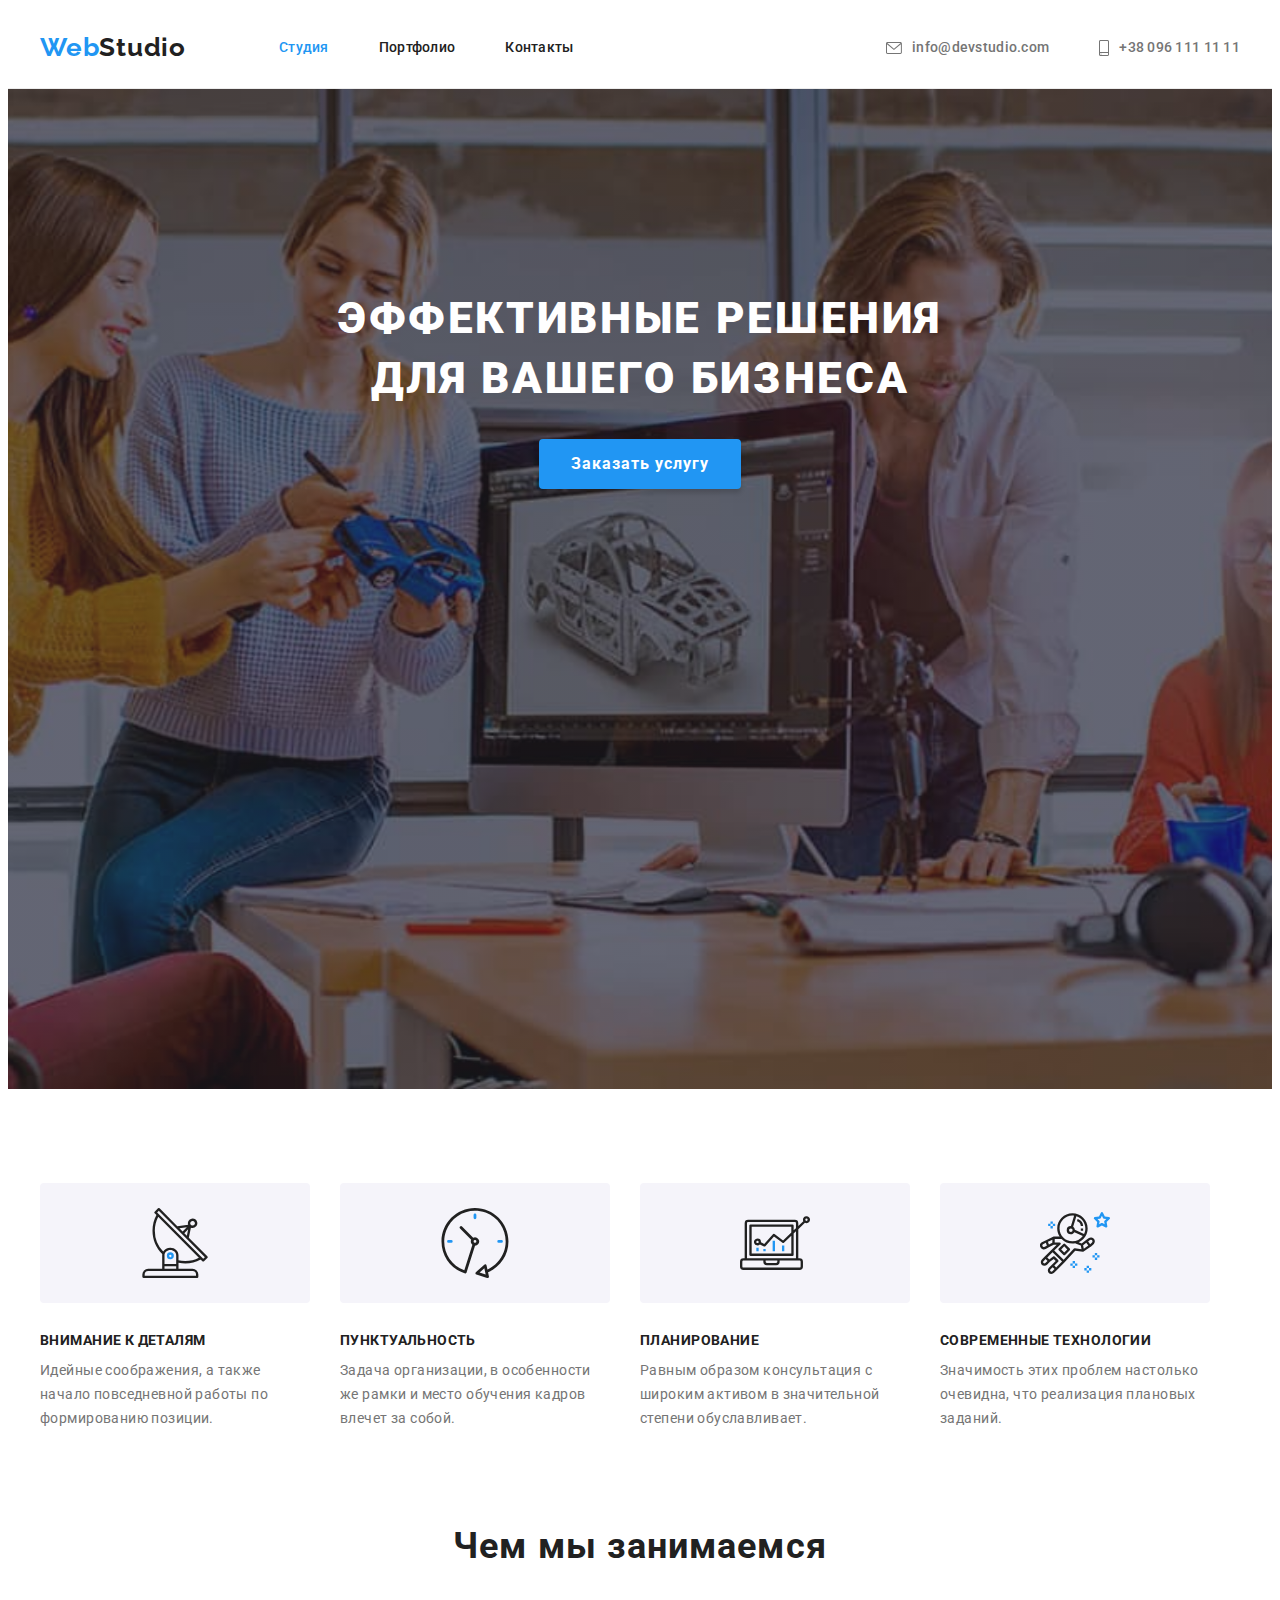
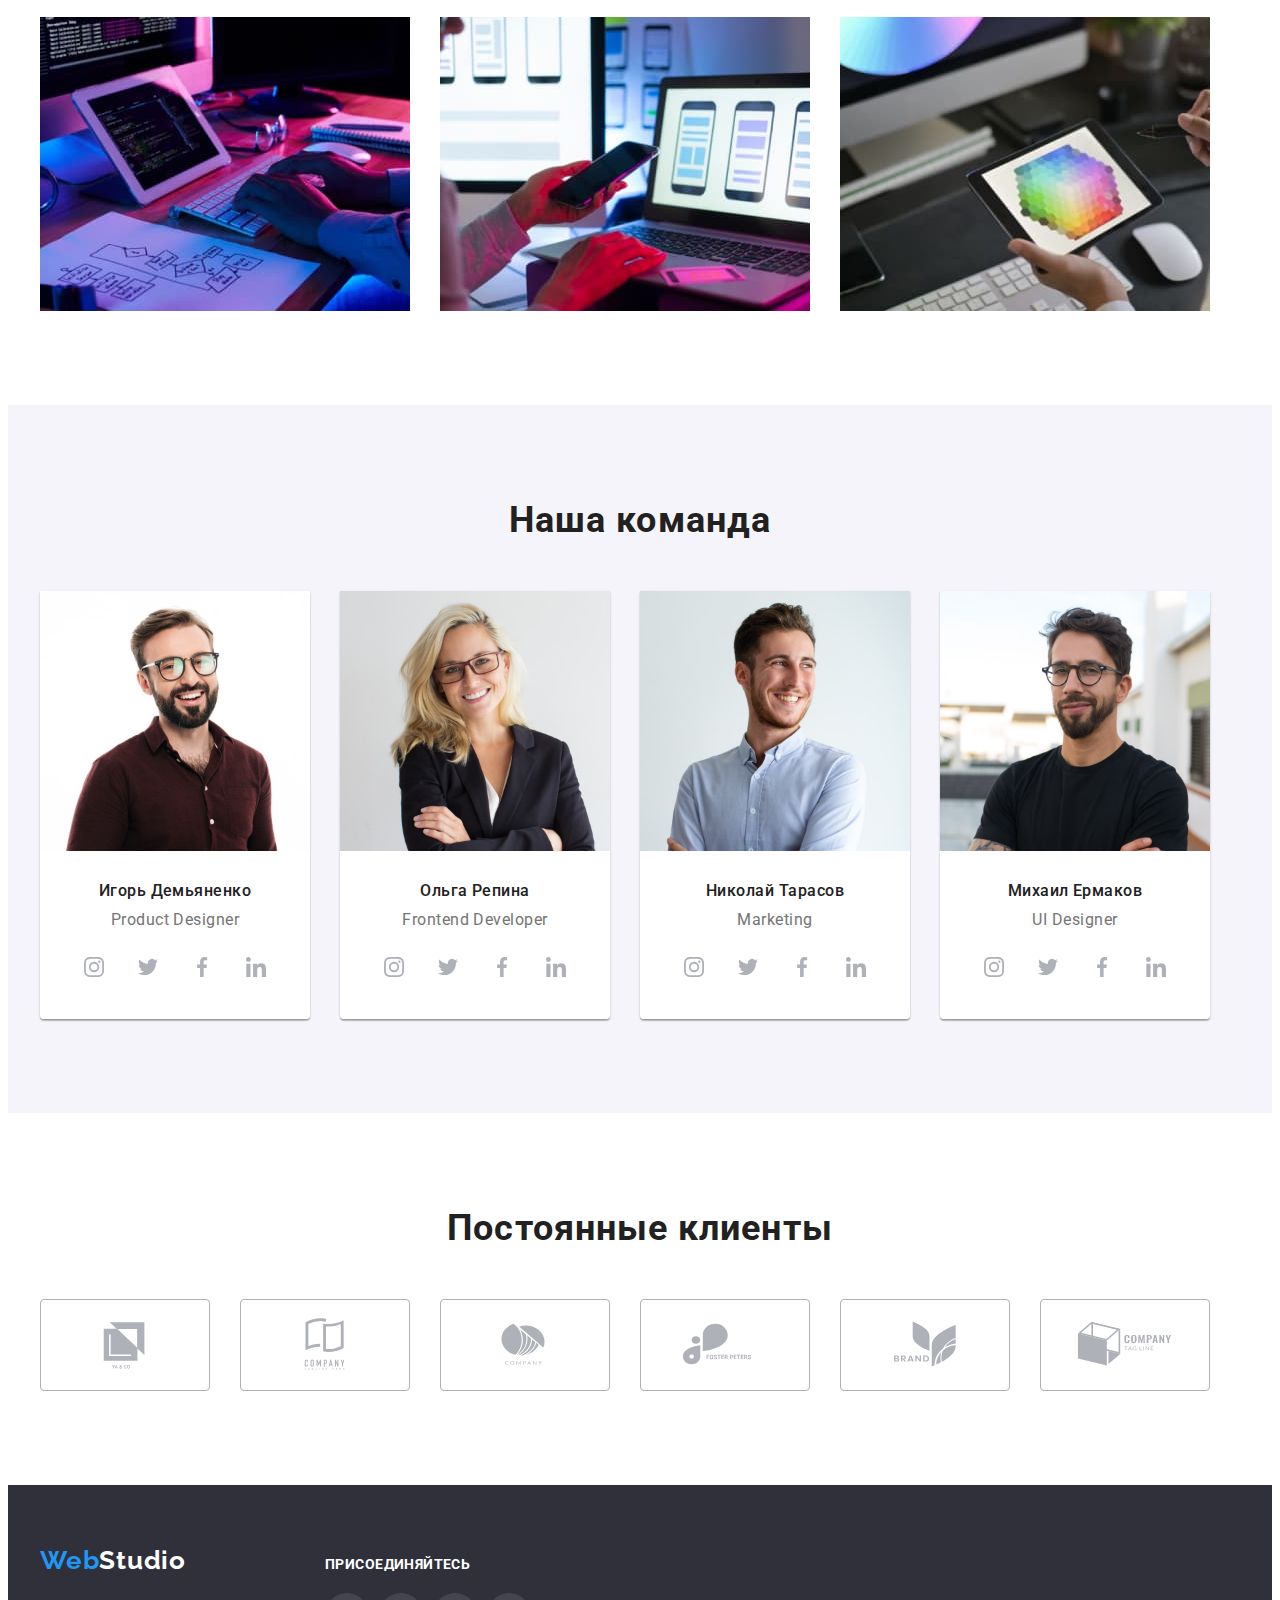
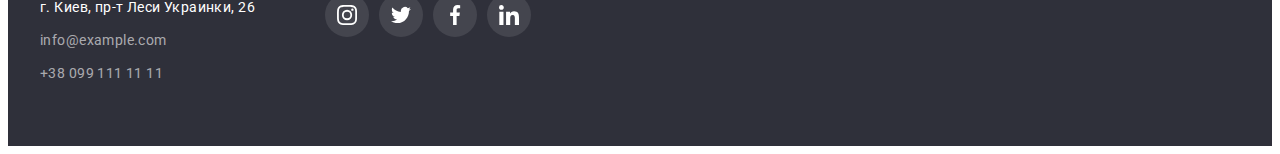
<file: index.html>
<!DOCTYPE html>
<html lang="ru">
  <head>
    <meta charset="UTF-8" />
    <meta http-equiv="X-UA-Compatible" content="IE=edge" />
    <meta name="viewport" content="width=device-width, initial-scale=1.0" />
    <title>WebStudio</title>
    <link
      rel="stylesheet"
      href="https://cdnjs.cloudflare.com/ajax/libs/modern-normalize/1.1.0/modern-normalize.min.css"
      integrity="sha512-wpPYUAdjBVSE4KJnH1VR1HeZfpl1ub8YT/NKx4PuQ5NmX2tKuGu6U/JRp5y+Y8XG2tV+wKQpNHVUX03MfMFn9Q=="
      crossorigin="anonymous"
      referrerpolicy="no-referrer"
    />
    <link rel="preconnect" href="https://fonts.googleapis.com" />
    <link rel="preconnect" href="https://fonts.gstatic.com" crossorigin />
    <link
      href="https://fonts.googleapis.com/css2?family=Raleway:wght@700&family=Roboto:wght@400;500;700;900&display=swap"
      rel="stylesheet"
    />
    <link rel="stylesheet" href="./css/styles.css" />
  </head>
  <body>
    <!-- HEADER -->
    <header class="header">
      <div class="container">
        <a href="./index.html" lang="en" class="header-logo logo link"><span class="logo-accent">Web</span>Studio</a>
        <nav class="header-nav">
          <ul class="header-list list">
            <li class="header-item">
              <a href="./index.html" class="header-link link active-link">Студия</a>
            </li>
            <li class="header-item">
              <a href="./portfolio.html" class="header-link link">Портфолио</a>
            </li>
            <li class="header-item">
              <a href="" class="header-link link">Контакты</a>
            </li>
          </ul>
        </nav>
        <ul class="header-contacts-list list">
          <li class="header-contacts-item">
            <a href="mailto:info@example.com" class="header-mail contact link">
              <svg class="header-mail-icon" width="16" height="12">
                <use href="./images/svg/symbol-defs.svg#icon-envelope"></use>
              </svg>
              info@devstudio.com</a>
          </li>
          <li class="header-contacts-item">
            <a href="tel:+380961111111" class="header-tel contact link">
              <svg class="header-tel-icon" width="10" height="16">
                <use href="./images/svg/symbol-defs.svg#icon-smartphone"></use>
              </svg>+38 096 111 11 11</a>
          </li>
        </ul>
      </div>
    </header>
    <main>
      <!-- HERO -->
      <section class="hero">
        <div class="container">
            <h1 class="hero-title">Эффективные решения для вашего бизнеса</h1>
            <button type="button" class="hero-btn btn">Заказать услугу</button>
        </div>
      </section>
      <!-- ADVANTAGES -->
      <section class="advantages">
        <div class="container">
            <h2 class="visually-hidden">Наши преимущества</h2>
            <ul class="advantages-list list">
            <li class="advantages-item">
                <div class="advantages-icon-bg">
                    <svg class="advantages-icon" width="70" height="70">
                        <use href="./images/svg/symbol-defs.svg#icon-antenna"></use>
                    </svg>
                </div>
                <h3 class="advantages-title">Внимание к деталям</h3>
                <p class="advantages-text">
                    Идейные соображения, а также начало повседневной работы по
                    формированию позиции.
                </p>
            </li>
            <li class="advantages-item">
                <div class="advantages-icon-bg">
                    <svg class="advantages-icon" width="70" height="70">
                        <use href="./images/svg/symbol-defs.svg#icon-clock"></use>
                    </svg>
                </div>
              <h3 class="advantages-title">Пунктуальность</h3>
              <p class="advantages-text">
                Задача организации, в особенности же рамки и место обучения
                кадров влечет за собой.
              </p>
            </li>
            <li class="advantages-item">
                <div class="advantages-icon-bg">
                    <svg class="advantages-icon" width="70" height="70">
                        <use href="./images/svg/symbol-defs.svg#icon-diagram"></use>
                    </svg>
                </div>
              <h3 class="advantages-title">Планирование</h3>
              <p class="advantages-text">
                Равным образом консультация с широким активом в значительной
                степени обуславливает.
              </p>
            </li>
            <li class="advantages-item">
                <div class="advantages-icon-bg">
                    <svg class="advantages-icon" width="70" height="70">
                        <use href="./images/svg/symbol-defs.svg#icon-astronaut"></use>
                    </svg>
                </div>
              <h3 class="advantages-title">Современные технологии</h3>
              <p class="advantages-text">
                Значимость этих проблем настолько очевидна, что реализация
                плановых заданий.
              </p>
            </li>
          </ul>
        </div>
      </section>
      <!-- DIRECTIONS -->
      <section class="directions">
        <div class="container">
          <h2 class="directions-title">Чем мы занимаемся</h2>
          <ul class="directions-list list">
            <li class="directions-item">
              <img
                src="./images/directions/img1.jpg"
                alt="Пишем код"
                width="370"
                height="294"
                class="directions-img"
              />
            </li>
            <li class="directions-item">
              <img
                src="./images/directions/img2.jpg"
                alt="Адаптируем сайт под смартфон"
                width="370"
                height="294"
                class="directions-img"
              />
            </li>
            <li class="directions-item">
              <img
                src="./images/directions/img3.jpg"
                alt="Разрабатываем дизайн"
                width="370"
                height="294"
                class="directions-img"
              />
            </li>
          </ul>
        </div>
      </section>
      <!-- TEAM -->
      <section class="team">
        <div class="container">
          <h2 class="team-title">Наша команда</h2>
          <ul class="team-list list">
            <li class="team-item">
              <img
                src="./images/team/img1.jpg"
                alt="Фото"
                width="270"
                height="260"
                class="team-img"
              />
              <div class="team-content">
                <h3 class="team-name">Игорь Демьяненко</h3>
                <p lang="en" class="team-text">Product Designer</p>
                <ul class="team-socials list">
                  <li class="team-socials-item">
                    <a href="" class="team-socials-link">
                        <svg class="team-socials-icon" width="20" height="20">
                            <use href="./images/svg/symbol-defs.svg#icon-instagram"></use>
                        </svg>
                    </a>
                  </li>
                  <li class="team-socials-item">
                    <a href="" class="team-socials-link">
                        <svg class="team-socials-icon" width="20" height="20">
                            <use href="./images/svg/symbol-defs.svg#icon-twitter"></use>
                        </svg>
                    </a>
                  </li>
                  <li class="team-socials-item">
                    <a href="" class="team-socials-link">
                        <svg class="team-socials-icon" width="20" height="20">
                            <use href="./images/svg/symbol-defs.svg#icon-facebook"></use>
                        </svg>
                    </a>
                  </li>
                  <li class="team-socials-item">
                    <a href="" class="team-socials-link">
                        <svg class="team-socials-icon" width="20" height="20">
                            <use href="./images/svg/symbol-defs.svg#icon-linkedin"></use>
                        </svg>
                    </a>
                  </li>
                </ul>
              </div>
            </li>
            <li class="team-item">
              <img
                src="./images/team/img2.jpg"
                alt="Фото"
                width="270"
                height="260"
                class="team-img"
              />
              <div class="team-content">
                <h3 class="team-name">Ольга Репина</h3>
                <p lang="en" class="team-text">Frontend Developer</p>
                <ul class="team-socials list">
                    <li class="team-socials-item">
                        <a href="" class="team-socials-link">
                            <svg class="team-socials-icon" width="20" height="20">
                                <use href="./images/svg/symbol-defs.svg#icon-instagram"></use>
                            </svg>
                        </a>
                    </li>
                    <li class="team-socials-item">
                        <a href="" class="team-socials-link">
                            <svg class="team-socials-icon" width="20" height="20">
                                <use href="./images/svg/symbol-defs.svg#icon-twitter"></use>
                            </svg>
                        </a>
                    </li>
                    <li class="team-socials-item">
                        <a href="" class="team-socials-link">
                            <svg class="team-socials-icon" width="20" height="20">
                                <use href="./images/svg/symbol-defs.svg#icon-facebook"></use>
                            </svg>
                        </a>
                    </li>
                    <li class="team-socials-item">
                        <a href="" class="team-socials-link">
                            <svg class="team-socials-icon" width="20" height="20">
                                <use href="./images/svg/symbol-defs.svg#icon-linkedin"></use>
                            </svg>
                        </a>
                    </li>
                </ul>
              </div>
            </li>
            <li class="team-item">
              <img
                src="./images/team/img3.jpg"
                alt="Фото"
                width="270"
                height="260"
                class="team-img"
              />
              <div class="team-content">
                <h3 class="team-name">Николай Тарасов</h3>
                <p lang="en" class="team-text">Marketing</p>
                <ul class="team-socials list">
                    <li class="team-socials-item">
                        <a href="" class="team-socials-link">
                            <svg class="team-socials-icon" width="20" height="20">
                                <use href="./images/svg/symbol-defs.svg#icon-instagram"></use>
                            </svg>
                        </a>
                    </li>
                    <li class="team-socials-item">
                        <a href="" class="team-socials-link">
                            <svg class="team-socials-icon" width="20" height="20">
                                <use href="./images/svg/symbol-defs.svg#icon-twitter"></use>
                            </svg>
                        </a>
                    </li>
                    <li class="team-socials-item">
                        <a href="" class="team-socials-link">
                            <svg class="team-socials-icon" width="20" height="20">
                                <use href="./images/svg/symbol-defs.svg#icon-facebook"></use>
                            </svg>
                        </a>
                    </li>
                    <li class="team-socials-item">
                        <a href="" class="team-socials-link">
                            <svg class="team-socials-icon" width="20" height="20">
                                <use href="./images/svg/symbol-defs.svg#icon-linkedin"></use>
                            </svg>
                        </a>
                    </li>
                </ul>
              </div>
            </li>
            <li class="team-item">
              <img
                src="./images/team/img4.jpg"
                alt="Фото"
                width="270"
                height="260"
                class="team-img"
              />
              <div class="team-content">
                <h3 class="team-name">Михаил Ермаков</h3>
                <p lang="en" class="team-text">UI Designer</p>
                <ul class="team-socials list">
                    <li class="team-socials-item">
                        <a href="" class="team-socials-link">
                            <svg class="team-socials-icon" width="20" height="20">
                                <use href="./images/svg/symbol-defs.svg#icon-instagram"></use>
                            </svg>
                        </a>
                    </li>
                    <li class="team-socials-item">
                        <a href="" class="team-socials-link">
                            <svg class="team-socials-icon" width="20" height="20">
                                <use href="./images/svg/symbol-defs.svg#icon-twitter"></use>
                            </svg>
                        </a>
                    </li>
                    <li class="team-socials-item">
                        <a href="" class="team-socials-link">
                            <svg class="team-socials-icon" width="20" height="20">
                                <use href="./images/svg/symbol-defs.svg#icon-facebook"></use>
                            </svg>
                        </a>
                    </li>
                    <li class="team-socials-item">
                        <a href="" class="team-socials-link">
                            <svg class="team-socials-icon" width="20" height="20">
                                <use href="./images/svg/symbol-defs.svg#icon-linkedin"></use>
                            </svg>
                        </a>
                    </li>
                </ul>
              </div>
            </li>
          </ul>
        </div>
      </section>
      <!-- CLIENTS -->
      <section class="clients">
        <div class="container">
          <h2 class="clients-title">Постоянные клиенты</h2>
          <ul class="clients-list list">
            <li class="clients-item"><a href="" class="clients-link">
              <svg class="clients-icon" width="106" height="60">
                <use href="./images/svg/symbol-defs.svg#icon-Logo-1"></use>
              </svg>
            </a></li>
            <li class="clients-item"><a href="" class="clients-link">
              <svg class="clients-icon" width="106" height="60">
                <use href="./images/svg/symbol-defs.svg#icon-Logo-2"></use>
              </svg>
            </a></li>
            <li class="clients-item"><a href="" class="clients-link">
              <svg class="clients-icon" width="106" height="60">
                <use href="./images/svg/symbol-defs.svg#icon-Logo-3"></use>
              </svg>
            </a></li>
            <li class="clients-item"><a href="" class="clients-link">
              <svg class="clients-icon" width="106" height="60">
                <use href="./images/svg/symbol-defs.svg#icon-Logo-4"></use>
              </svg>
            </a></li>
            <li class="clients-item"><a href="" class="clients-link">
              <svg class="clients-icon" width="106" height="60">
                <use href="./images/svg/symbol-defs.svg#icon-Logo-5"></use>
              </svg>
            </a></li>
            <li class="clients-item"><a href="" class="clients-link">
              <svg class="clients-icon" width="106" height="60">
                <use href="./images/svg/symbol-defs.svg#icon-Logo-6"></use>
              </svg>
            </a></li>
          </ul>
        </div>
      </section>
    </main>
    <!-- FOOTER -->
    <footer class="footer">
      <div class="container footer-wrap">
        <div class="footer-address-box">
          <a href="./index.html" lang="en" class="footer-logo logo link"
            ><span class="logo-accent">Web</span>Studio</a
          >
          <address class="footer-address">
            <p class="footer-address-text">г. Киев, пр-т Леси Украинки, 26</p>
            <a href="mailto:info@example.com" class="footer-mail contact link"
              >info@example.com</a
            >
            <a href="tel:+380991111111" class="footer-tel contact link"
              >+38 099 111 11 11</a
            >
          </address>
        </div>
        <div class="footer-socials">
          <p class="footer-socials-title">присоединяйтесь</p>
          <ul class="footer-socials-list list">
            <li class="footer-socials-item">
              <a href="" class="footer-socials-link">
                <svg class="footer-socials-icon" width="20" height="20">
                  <use href="./images/svg/symbol-defs.svg#icon-instagram"></use>
                </svg>
              </a>
            </li>
            <li class="footer-socials-item">
              <a href="" class="footer-socials-link">
                <svg class="footer-socials-icon" width="20" height="20">
                  <use href="./images/svg/symbol-defs.svg#icon-twitter"></use>
                </svg>
              </a>
            </li>
            <li class="footer-socials-item">
              <a href="" class="footer-socials-link">
                <svg class="footer-socials-icon" width="20" height="20">
                  <use href="./images/svg/symbol-defs.svg#icon-facebook"></use>
                </svg>
              </a>
            </li>
            <li class="footer-socials-item">
              <a href="" class="footer-socials-link">
                <svg class="footer-socials-icon" width="20" height="20">
                  <use href="./images/svg/symbol-defs.svg#icon-linkedin"></use>
                </svg>
              </a>
            </li>
          </ul>
        </div>
      </div>
    </footer>
  </body>
</html>
</file>
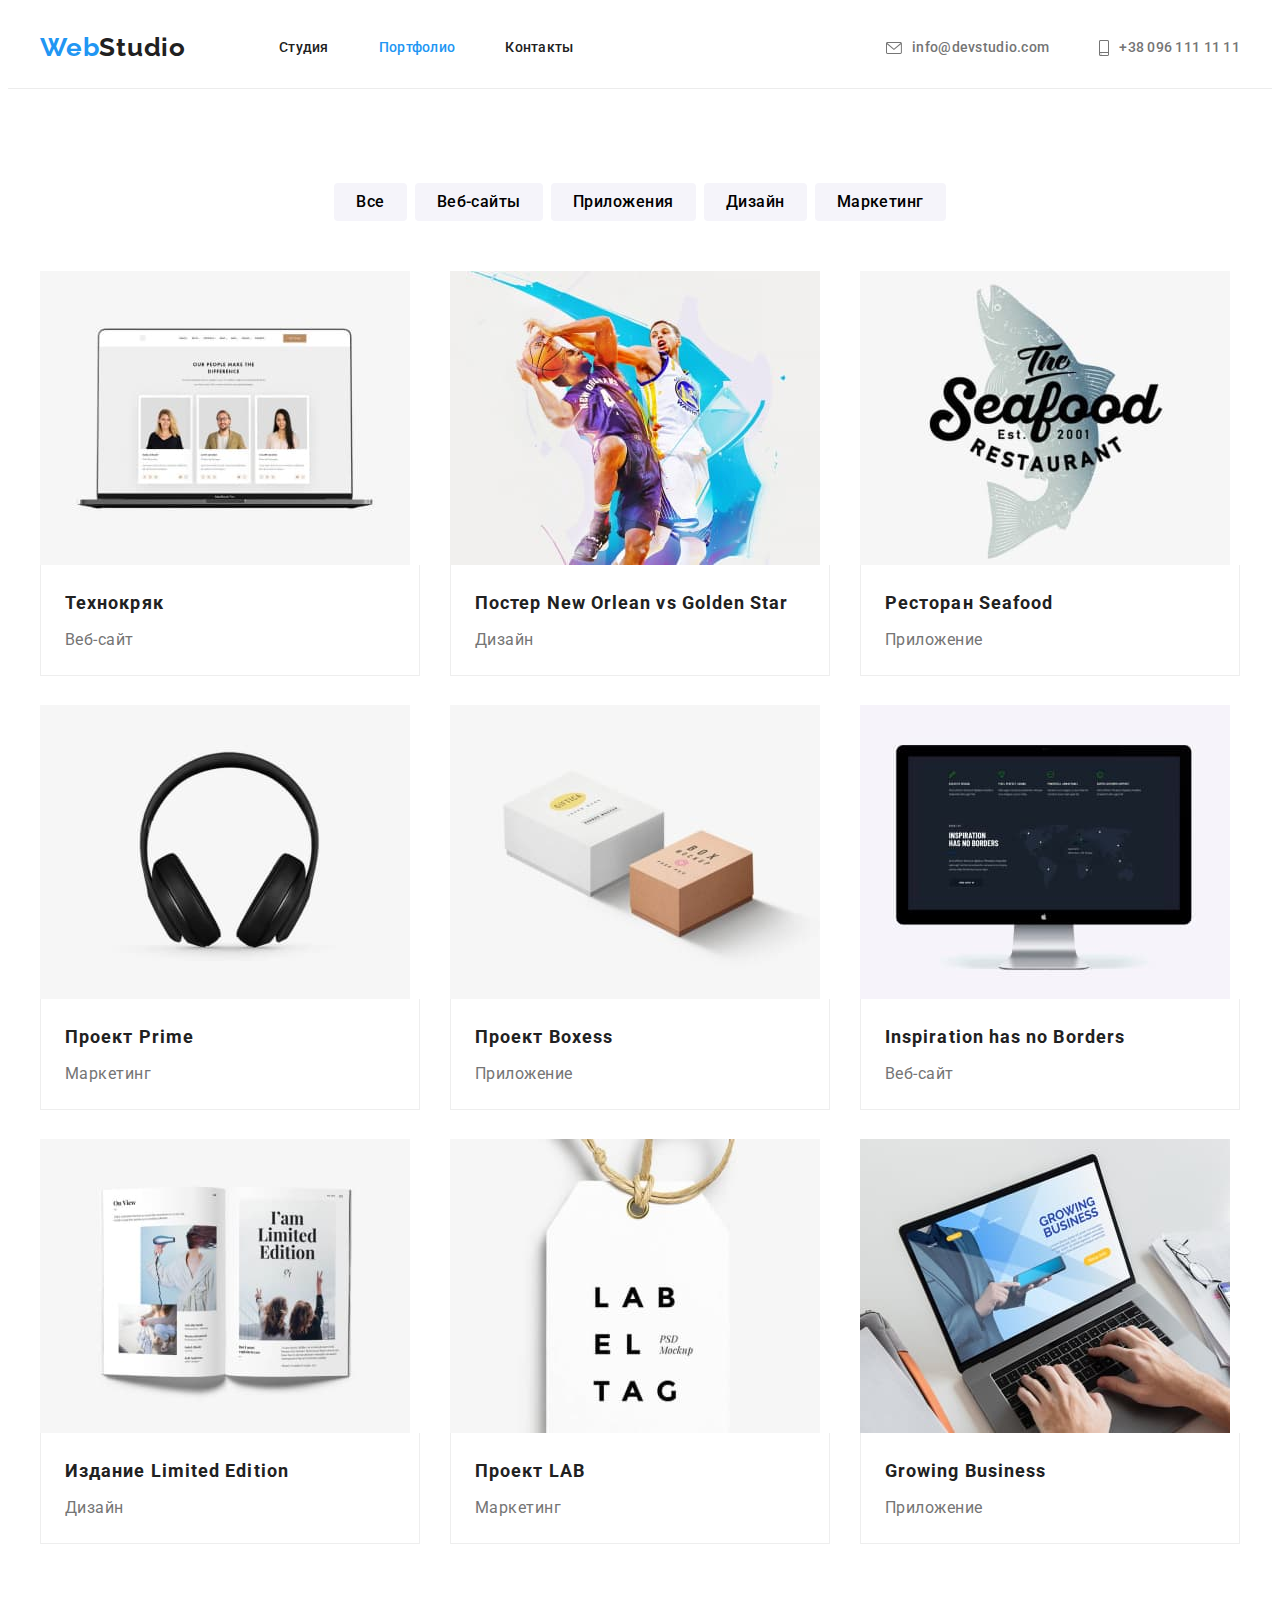
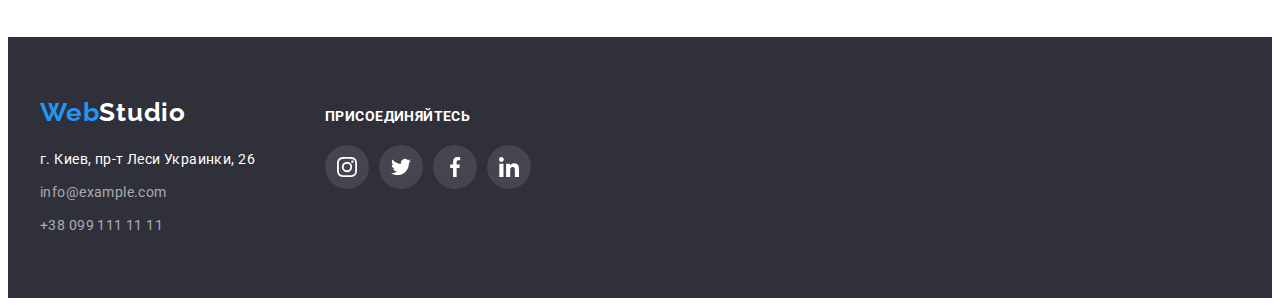
<file: portfolio.html>
<!DOCTYPE html>
<html lang="ru">
  <head>
    <meta charset="UTF-8" />
    <meta http-equiv="X-UA-Compatible" content="IE=edge" />
    <meta name="viewport" content="width=device-width, initial-scale=1.0" />
    <title>Portfolio - WebStudio</title>
    <link
      rel="stylesheet"
      href="https://cdnjs.cloudflare.com/ajax/libs/modern-normalize/1.1.0/modern-normalize.min.css"
      integrity="sha512-wpPYUAdjBVSE4KJnH1VR1HeZfpl1ub8YT/NKx4PuQ5NmX2tKuGu6U/JRp5y+Y8XG2tV+wKQpNHVUX03MfMFn9Q=="
      crossorigin="anonymous"
      referrerpolicy="no-referrer"
    />
    <link rel="preconnect" href="https://fonts.googleapis.com" />
    <link rel="preconnect" href="https://fonts.gstatic.com" crossorigin />
    <link
      href="https://fonts.googleapis.com/css2?family=Raleway:wght@700&family=Roboto:wght@400;500;700;900&display=swap"
      rel="stylesheet"
    />
    <link rel="stylesheet" href="./css/styles.css" />
  </head>
  <body>
    <!-- HEADER -->
    <header class="header">
      <div class="container">
        <a href="./index.html" lang="en" class="header-logo logo link"><span class="logo-accent">Web</span>Studio</a>
        <nav class="header-nav">
          <ul class="header-list list">
            <li class="header-item">
              <a href="./index.html" class="header-link link">Студия</a>
            </li>
            <li class="header-item">
              <a href="./portfolio.html" class="header-link link active-link">Портфолио</a>
            </li>
            <li class="header-item">
              <a href="" class="header-link link">Контакты</a>
            </li>
          </ul>
        </nav>
        <ul class="header-contacts-list list">
          <li class="header-contacts-item">
            <a href="mailto:info@example.com" class="header-mail contact link">
              <svg class="header-mail-icon" width="16" height="12">
                <use href="./images/svg/symbol-defs.svg#icon-envelope"></use>
              </svg>
              info@devstudio.com</a>
          </li>
          <li class="header-contacts-item">
            <a href="tel:+380961111111" class="header-tel contact link">
              <svg class="header-tel-icon" width="10" height="16">
                <use href="./images/svg/symbol-defs.svg#icon-smartphone"></use>
              </svg>+38 096 111 11 11</a>
          </li>
        </ul>
      </div>
    </header>
    <main>
      <!-- PORTFOLIO -->
      <section class="portfolio">
        <div class="container">
          <h1 class="visually-hidden">Портфолио</h1>
          <ul class="portfolio-filter list">
            <li class="portfolio-filter-item">
              <button type="button" class="portfolio-btn btn">Все</button>
            </li>
            <li class="portfolio-filter-item">
              <button type="button" class="portfolio-btn btn">Веб-сайты</button>
            </li>
            <li class="portfolio-filter-item">
              <button type="button" class="portfolio-btn btn">
                Приложения
              </button>
            </li>
            <li class="portfolio-filter-item">
              <button type="button" class="portfolio-btn btn">Дизайн</button>
            </li>
            <li class="portfolio-filter-item">
              <button type="button" class="portfolio-btn btn">Маркетинг</button>
            </li>
          </ul>

          <ul class="portfolio-list list">
            <li class="portfolio-item">
              <a href="" class="portfolio-link link">
                <img
                  src="./images/portfolio/img1.jpg"
                  alt="Изображение"
                  width="370"
                  height="294"
                  class="portfolio-img"
                />
                <div class="portfolio-text">
                  <h2 class="portfolio-name">Технокряк</h2>
                  <p class="portfolio-category">Веб-сайт</p>
                </div>
              </a>
            </li>
            <li class="portfolio-item">
              <a href="" class="portfolio-link link">
                <img
                  src="./images/portfolio/img2.jpg"
                  alt="Изображение"
                  width="370"
                  height="294"
                  class="portfolio-img"
                />
                <div class="portfolio-text">
                  <h2 class="portfolio-name">
                    Постер New Orlean vs Golden Star
                  </h2>
                  <p class="portfolio-category">Дизайн</p>
                </div>
              </a>
            </li>
            <li class="portfolio-item">
              <a href="" class="portfolio-link link">
                <img
                  src="./images/portfolio/img3.jpg"
                  alt="Изображение"
                  width="370"
                  height="294"
                  class="portfolio-img"
                />
                <div class="portfolio-text">
                  <h2 class="portfolio-name">Ресторан Seafood</h2>
                  <p class="portfolio-category">Приложение</p>
                </div>
              </a>
            </li>
            <li class="portfolio-item">
              <a href="" class="portfolio-link link">
                <img
                  src="./images/portfolio/img4.jpg"
                  alt="Изображение"
                  width="370"
                  height="294"
                  class="portfolio-img"
                />
                <div class="portfolio-text">
                  <h2 class="portfolio-name">Проект Prime</h2>
                  <p class="portfolio-category">Маркетинг</p>
                </div>
              </a>
            </li>
            <li class="portfolio-item">
              <a href="" class="portfolio-link link">
                <img
                  src="./images/portfolio/img5.jpg"
                  alt="Изображение"
                  width="370"
                  height="294"
                  class="portfolio-img"
                />
                <div class="portfolio-text">
                  <h2 class="portfolio-name">Проект Boxess</h2>
                  <p class="portfolio-category">Приложение</p>
                </div>
              </a>
            </li>
            <li class="portfolio-item">
              <a href="" class="portfolio-link link">
                <img
                  src="./images/portfolio/img6.jpg"
                  alt="Изображение"
                  width="370"
                  height="294"
                  class="portfolio-img"
                />
                <div class="portfolio-text">
                  <h2 class="portfolio-name">Inspiration has no Borders</h2>
                  <p class="portfolio-category">Веб-сайт</p>
                </div>
              </a>
            </li>
            <li class="portfolio-item">
              <a href="" class="portfolio-link link">
                <img
                  src="./images/portfolio/img7.jpg"
                  alt="Изображение"
                  width="370"
                  height="294"
                  class="portfolio-img"
                />
                <div class="portfolio-text">
                  <h2 class="portfolio-name">Издание Limited Edition</h2>
                  <p class="portfolio-category">Дизайн</p>
                </div>
              </a>
            </li>
            <li class="portfolio-item">
              <a href="" class="portfolio-link link">
                <img
                  src="./images/portfolio/img8.jpg"
                  alt="Изображение"
                  width="370"
                  height="294"
                  class="portfolio-img"
                />
                <div class="portfolio-text">
                  <h2 class="portfolio-name">Проект LAB</h2>
                  <p class="portfolio-category">Маркетинг</p>
                </div>
              </a>
            </li>
            <li class="portfolio-item">
              <a href="" class="portfolio-link link">
                <img
                  src="./images/portfolio/img9.jpg"
                  alt="Изображение"
                  width="370"
                  height="294"
                  class="portfolio-img"
                />
                <div class="portfolio-text">
                  <h2 class="portfolio-name">Growing Business</h2>
                  <p class="portfolio-category">Приложение</p>
                </div>
              </a>
            </li>
          </ul>
        </div>
      </section>
    </main>
    <!-- FOOTER -->
    <footer class="footer">
      <div class="container footer-wrap">
        <div class="footer-address-box">
          <a href="./index.html" lang="en" class="footer-logo logo link"><span class="logo-accent">Web</span>Studio</a>
          <address class="footer-address">
            <p class="footer-address-text">г. Киев, пр-т Леси Украинки, 26</p>
            <a href="mailto:info@example.com" class="footer-mail contact link">info@example.com</a>
            <a href="tel:+380991111111" class="footer-tel contact link">+38 099 111 11 11</a>
          </address>
        </div>
        <div class="footer-socials">
          <p class="footer-socials-title">присоединяйтесь</p>
          <ul class="footer-socials-list list">
            <li class="footer-socials-item">
              <a href="" class="footer-socials-link">
                <svg class="footer-socials-icon" width="20" height="20">
                  <use href="./images/svg/symbol-defs.svg#icon-instagram"></use>
                </svg>
              </a>
            </li>
            <li class="footer-socials-item">
              <a href="" class="footer-socials-link">
                <svg class="footer-socials-icon" width="20" height="20">
                  <use href="./images/svg/symbol-defs.svg#icon-twitter"></use>
                </svg>
              </a>
            </li>
            <li class="footer-socials-item">
              <a href="" class="footer-socials-link">
                <svg class="footer-socials-icon" width="20" height="20">
                  <use href="./images/svg/symbol-defs.svg#icon-facebook"></use>
                </svg>
              </a>
            </li>
            <li class="footer-socials-item">
              <a href="" class="footer-socials-link">
                <svg class="footer-socials-icon" width="20" height="20">
                  <use href="./images/svg/symbol-defs.svg#icon-linkedin"></use>
                </svg>
              </a>
            </li>
          </ul>
        </div>
      </div>
    </footer>
  </body>
</html>
</file>
<file: css/styles.css>
:root {
    --first-bgd-color: #ffffff;
    --second-bgd-color: #2F303A;
    --third-gbd-color: #F5F4FA;
    --contacts-color: #757575;
    --text-color: #757575;
    --accent-color: #2196F3;
}

p,
h1,
h2,
h3,
h4,
h5,
h6 {
    margin: 0;
}

img {
    display: block;
}

body {
    font-family: 'Roboto', sans-serif;

    color: #212121;
    background-color: var(--first-bgd-color);
}

.list {
    list-style: none;
    margin: 0;
    padding-left: 0;
}

.link {
    text-decoration: none;
}

.logo {
    font-family: 'Raleway', sans-serif;
    font-weight: 700;
    font-size: 26px;
    line-height: 1.19;
    letter-spacing: 0.03em;
}

.btn {
    border-width: 0;
    border-radius: 4px;

    font-family: inherit;
    cursor: pointer;
}

.visually-hidden {
    position: absolute;
    white-space: nowrap;
    width: 1px;
    height: 1px;
    overflow: hidden;
    border: 0;
    padding: 0;
    clip: rect(0 0 0 0);
    clip-path: inset(50%);
    margin: -1px;
}

.container {
    width: 1200px;
    margin: 0 auto;
    padding-left: 15px;
    padding-right: 15px; 
}

/* HEADER */

.header {
    border-bottom: 1px solid #ECECEC;
}

.header .container {
    display: flex;
    align-items: center;
}

.header-logo {
    display: block;
    padding-top: 24px;
    padding-bottom: 25px;

    color: inherit;
}

.logo-accent {
    color: var(--accent-color);
}

.header-nav {
    margin-left: 93px;
}

.header-list {
    display: flex;
}

.header-item:not(:first-child) {
    margin-left: 50px;
}

.header-link {
    display: block;
    padding-top: 32px;
    padding-bottom: 32px;

    font-weight: 500;
    font-size: 14px;
    line-height: 1.14;
    letter-spacing: 0.02em;

    color: inherit;
}

.active-link {
    color: var(--accent-color);
}

.header-contacts-list {
    display: flex;
    margin-left: auto;
}

.header-contacts-item:not(:first-child) {
    margin-left: 50px;
}

.header-tel-icon,
.header-mail-icon {
    margin-right: 10px;

    fill: currentColor;
}

.header-mail,
.header-tel {
    display: flex;
    align-items: center;
    padding-top: 32px;
    padding-bottom: 32px;

    font-weight: 500;
    font-size: 14px;
    line-height: 1.14;
    letter-spacing: 0.02em;

    color: #757575;
}

.header-link:hover,
.header-link:focus,
.contact:hover,
.contact:focus{
    color: var(--accent-color);
}

/* ---------- MAIN INDEX.HTML ----------- */

/* HERO */

.hero {
    padding-top: 200px;
    padding-bottom: 200px;
    margin-right: auto;
    margin-left: auto;
    max-width: 1600px;
    min-height: 600px;

    background-color: var(--second-bgd-color);
    background-image: linear-gradient(rgba(47, 48, 58, 0.4), rgba(47, 48, 58, 0.4)), url(../images/bg/hero-bg.jpg);
    background-repeat: no-repeat;
    background-position: center;
    background-size: cover;
}

.hero-title {
    width: 696px;
    margin-left: auto;
    margin-bottom: 30px;
    margin-right: auto;

    font-weight: 900;
    font-size: 44px;
    line-height: 1.36;    
    text-align: center;
    letter-spacing: 0.06em;
    text-transform: uppercase;

    color: #ffffff;
}

.hero-btn {
    display: block;
    padding: 10px 32px;
    margin-right: auto;
    margin-left: auto;

    font-weight: 700;
    font-size: 16px;
    line-height: 1.88;
    text-align: center;
    letter-spacing: 0.06em;

    color: #FFFFFF;
    background-color: var(--accent-color);
    box-shadow: 0px 4px 4px rgba(0, 0, 0, 0.15);
}

.hero-btn:hover,
.hero-btn:focus {
    color: #ffffff;
    background-color: #188CE8;
}

 /* ADVANTAGES */

 .advantages {
     padding-top: 94px;
     padding-bottom: 94px;
 }

 .advantages-list {
    display: flex;
}

.advantages-item {
    width: 270px;
}

.advantages-item:not(:nth-child(4n)) {
    margin-right: 30px;
}

.advantages-icon-bg {
    width: 270px;
    height: 120px;
    display: flex;
    justify-content: center;
    align-items: center;
    border-radius: 4px;
    margin-bottom: 30px;
    
    background: #F5F4FA;
    
}

 .advantages-title {
    margin-bottom: 10px;

    font-size: 14px;
    line-height: 1.14;
    letter-spacing: 0.03em;
    text-transform: uppercase;
 }

 .advantages-text {

    font-size: 14px;
    line-height: 1.71;
    letter-spacing: 0.03em;
    
    color: var(--text-color);
 }

 /* DIRECTIONS */

 .directions {
     padding-bottom: 94px;
 }

 .directions-title {
    margin-bottom: 50px;

    font-size: 36px;
    line-height: 1.17;
    text-align: center;
    letter-spacing: 0.03em;
 }

 .directions-list {
     display: flex;
 }

 .directions-item:not(:nth-child(3n)) {
     margin-right: 30px;
 }

 /* TEAM */

 .team {
    padding-top: 94px;
    padding-bottom: 94px;
    background-color: var(--third-gbd-color);
 }

 .team-title {
    margin-bottom: 50px;

    font-size: 36px;
    line-height: 1.17;
    text-align: center;
    letter-spacing: 0.03em;
 }

 .team-list {
    display: flex;
 }

  .team-item:not(:nth-child(4n)) {
    margin-right: 30px;
 }

 .team-item {
    border-radius: 0px 0px 4px 4px;
    overflow: hidden;

    box-shadow: 0px 1px 3px rgba(0, 0, 0, 0.12),
    0px 1px 1px rgba(0, 0, 0, 0.14),
    0px 2px 1px rgba(0, 0, 0, 0.2);
    
 }

 .team-content {
    padding: 30px 32px;

    background-color: var(--first-bgd-color);
    
 }

 .team-name {
    margin-bottom: 10px;

    font-weight: 500;
    font-size: 16px;
    line-height: 1.19;
    text-align: center;
    letter-spacing: 0.03em;
 }

 .team-text {
    margin-bottom: 16px;

    font-size: 16px;
    line-height: 1.19;
    text-align: center;
    letter-spacing: 0.03em;
    color: var(--text-color);
 }

 .team-socials {
    display: flex;
 }


 .team-socials-item + .team-socials-item {
     margin-left: 10px;
 }

 .team-socials-link {
    display: inline-block;
    width: 44px;
    height: 44px;
    display: flex;
    justify-content: center;
    align-items: center;
    border-radius: 50%;

    color: #AFB1B8;
 }

 .team-socials-icon {
    fill: currentColor;
 }

 .team-socials-link:hover,
 .team-socials-link:focus {
    color: #FFFFFF;
    background-color: var(--accent-color);
 }

 /* CLIENTS */

 .clients {
     padding-top: 94px;
     padding-bottom: 94px;
 }

 .clients-title {
    margin-bottom: 50px;

    font-size: 36px;
    line-height: 1.17;
    text-align: center;
    letter-spacing: 0.03em;
 }

 .clients-list {
     display: flex;
 }

 .clients-link {
    display: inline-block;
    width: 170px;
    height: 92px;
    display: flex;
    justify-content: center;
    align-items: center;
    border: 1px solid #AFB1B8;
    box-sizing: border-box;
    border-radius: 4px;

    color: #AFB1B8;
 }

 .clients-link:hover,
 .clients-link:focus {
    color: var(--accent-color);
    border-color: var(--accent-color);
 }

 .clients-item + .clients-item {
    margin-left: 30px;
 }

 .clients-icon {
     fill: currentColor;
 }

/* ---------- MAIN PORTFOLIO.HTML ----------- */

/* PORTFOLIO */

.portfolio {
    padding-top: 94px;
    padding-bottom: 94px;
}

.portfolio-filter {
    display: flex;
    justify-content: center;
    margin-bottom: 50px;
}

.portfolio-filter-item:not(:first-child) {
    margin-left: 8px;
}

.portfolio-btn {
    padding: 6px 22px;

    font-weight: 500;
    font-size: 16px;
    line-height: 1.62;
    text-align: center;
    letter-spacing: 0.03em;

    background-color: #F5F4FA;
}

.portfolio-btn:hover,
.portfolio-btn:focus {
    color: #FFFFFF;
    background-color: var(--accent-color);
    box-shadow: 0px 3px 1px rgba(0, 0, 0, 0.1),
    0px 1px 2px rgba(0, 0, 0, 0.08),
    0px 2px 2px rgba(0, 0, 0, 0.12);
}

.portfolio-list {
    display: flex;
    flex-wrap: wrap;
    margin-left: -30px;
    margin-top: -30px;
}

.portfolio-item {
    
    width: 370px;
    height: 404px;

    flex-basis: calc((100% - 90px) / 3);
    margin-left: 30px;
    margin-top: 30px;
}

.portfolio-link:hover, 
.portfolio-link:focus {
    display: block;
    box-shadow: 0px 1px 1px rgba(0, 0, 0, 0.12),
    0px 4px 4px rgba(0, 0, 0, 0.06),
    1px 4px 6px rgba(0, 0, 0, 0.16);
}

.portfolio-text {
    padding: 20px 24px;
    border-right: 1px solid #EEEEEE;
    border-bottom: 1px solid #EEEEEE;
    border-left: 1px solid #EEEEEE;
}

.portfolio-name {
    margin-bottom: 4px;

    font-size: 18px;
    line-height: 2;
    letter-spacing: 0.06em;

    color: #212121;
}

.portfolio-category {
    font-size: 16px;
    line-height: 1.88;
    letter-spacing: 0.03em;
    
    color: #757575;
}

 /* FOOTER */

 .footer {
    padding-top: 60px;
    padding-bottom: 60px;

    background-color: var(--second-bgd-color);
 }

 .footer-wrap {
    display: flex;
    align-items: baseline;
 }

 .footer-address-box {
     margin-right: 70px;
 }

 .footer-logo {
    display: block;
    margin-bottom: 20px;

    color: #FFFFFF;
 }

 .footer-address {
    font-style: unset;
    font-size: 14px;
    line-height: 1.71;
    letter-spacing: 0.03em;
 }

 .footer-address-text {
    display: block;
    margin-bottom: 9px;

    color: #FFFFFF;
 }

.footer-mail,
.footer-tel {
    display: block;

    color: rgba(255, 255, 255, 0.6);
}

.footer-mail {
    margin-bottom: 9px;
}

.footer-socials-title {
    margin-bottom: 20px;

    font-weight: 700;
    font-size: 14px;
    line-height: 1.14;
    letter-spacing: 0.03em;
    text-transform: uppercase;

    color: #FFFFFF;
}

.footer-socials-list {
    display: flex;
}

.footer-socials-item + .footer-socials-item {
    margin-left: 10px;
}

.footer-socials-link {
    display: inline-block;
    width: 44px;
    height: 44px;
    display: flex;
    justify-content: center;
    align-items: center;
    border-radius: 50%;

    color: #FFFFFF;
    background-color: rgba(255, 255, 255, 0.1);
}

.footer-socials-icon {
    fill: currentColor;
}

.footer-socials-link:hover,
.footer-socials-link:focus {
    background-color: var(--accent-color);
}
</file>
